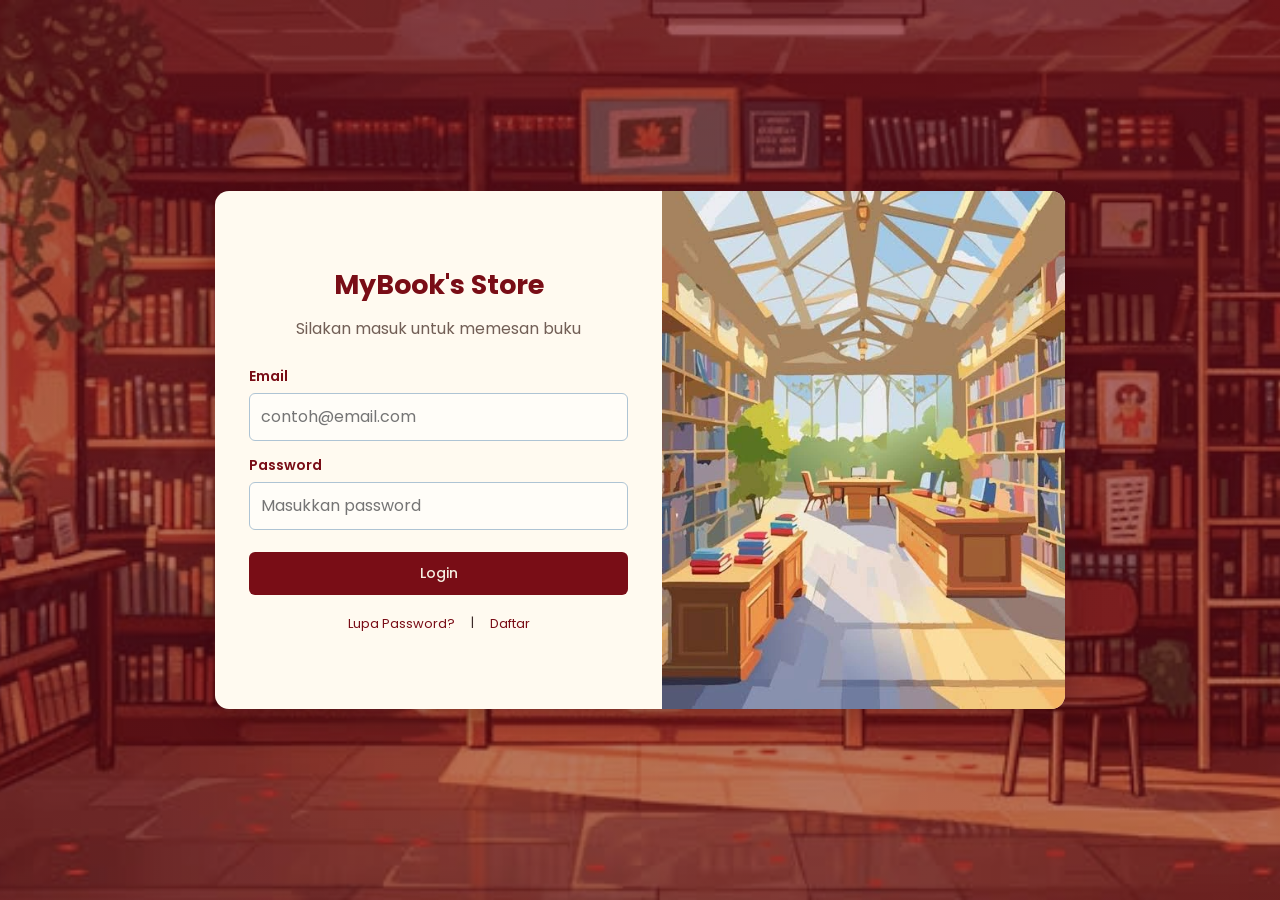
<file: index.html>
<!DOCTYPE html>
<html lang="id">
<head>
    <meta charset="UTF-8">
    <meta name="viewport" content="width=device-width, initial-scale=1.0">
    <title>MyBook's Store</title>
    <link rel="stylesheet" href="css/style.css">
</head>
<body class="halaman-login">
    <!-- Halaman Login -->
    <main class="login-page">
        <section class="login-layout">
            <section class="login-box">
                <h1>MyBook's Store</h1>
                <p class="subjudul">Silakan masuk untuk memesan buku</p>

                <form id="formLogin">
                    <label for="email">Email</label>
                    <input type="email" id="email" placeholder="contoh@email.com" required>

                    <label for="password">Password</label>
                    <input type="password" id="password" placeholder="Masukkan password" required>

                    <button type="submit" class="tombol">Login</button>
                </form>

                <div class="link-login">
                    <button type="button" class="link-button" id="btnLupa">Lupa Password?</button>
                    <span>|</span>
                    <button type="button" class="link-button" id="btnDaftar">Daftar</button>
                </div>
            </section>

            <div class="login-picture">
                <img src="assets/sidepicture-login-form.webp" alt="Ilustrasi buku untuk halaman login">
            </div>
        </section>
    </main>

    <!-- Modal Lupa Password -->
    <div class="modal" id="modalLupa">
        <div class="modal-content">
            <button class="tutup" type="button" data-tutup="modalLupa">&times;</button>
            <h2>Lupa Password</h2>
            <p>Masukkan email yang digunakan saat mendaftar.</p>
            <input type="email" id="emailLupa" placeholder="Email kamu">
            <button class="tombol" type="button" id="kirimLupa">Kirim</button>
        </div>
    </div>

    <!-- Modal Daftar -->
    <div class="modal" id="modalDaftar">
        <div class="modal-content">
            <button class="tutup" type="button" data-tutup="modalDaftar">&times;</button>
            <h2>Daftar Akun</h2>
            <p>Buat akun baru untuk menggunakan toko buku.</p>
            <input type="text" id="namaDaftar" placeholder="Nama lengkap" required>
            <input type="email" id="emailDaftar" placeholder="Email" required>
            <input type="password" id="passwordDaftar" placeholder="Password" required>
            <button class="tombol" type="button" id="kirimDaftar">Daftar</button>
        </div>
    </div>

    <script src="js/data.js"></script>
    <script src="js/script.js"></script>
</body>
</html>
</file>
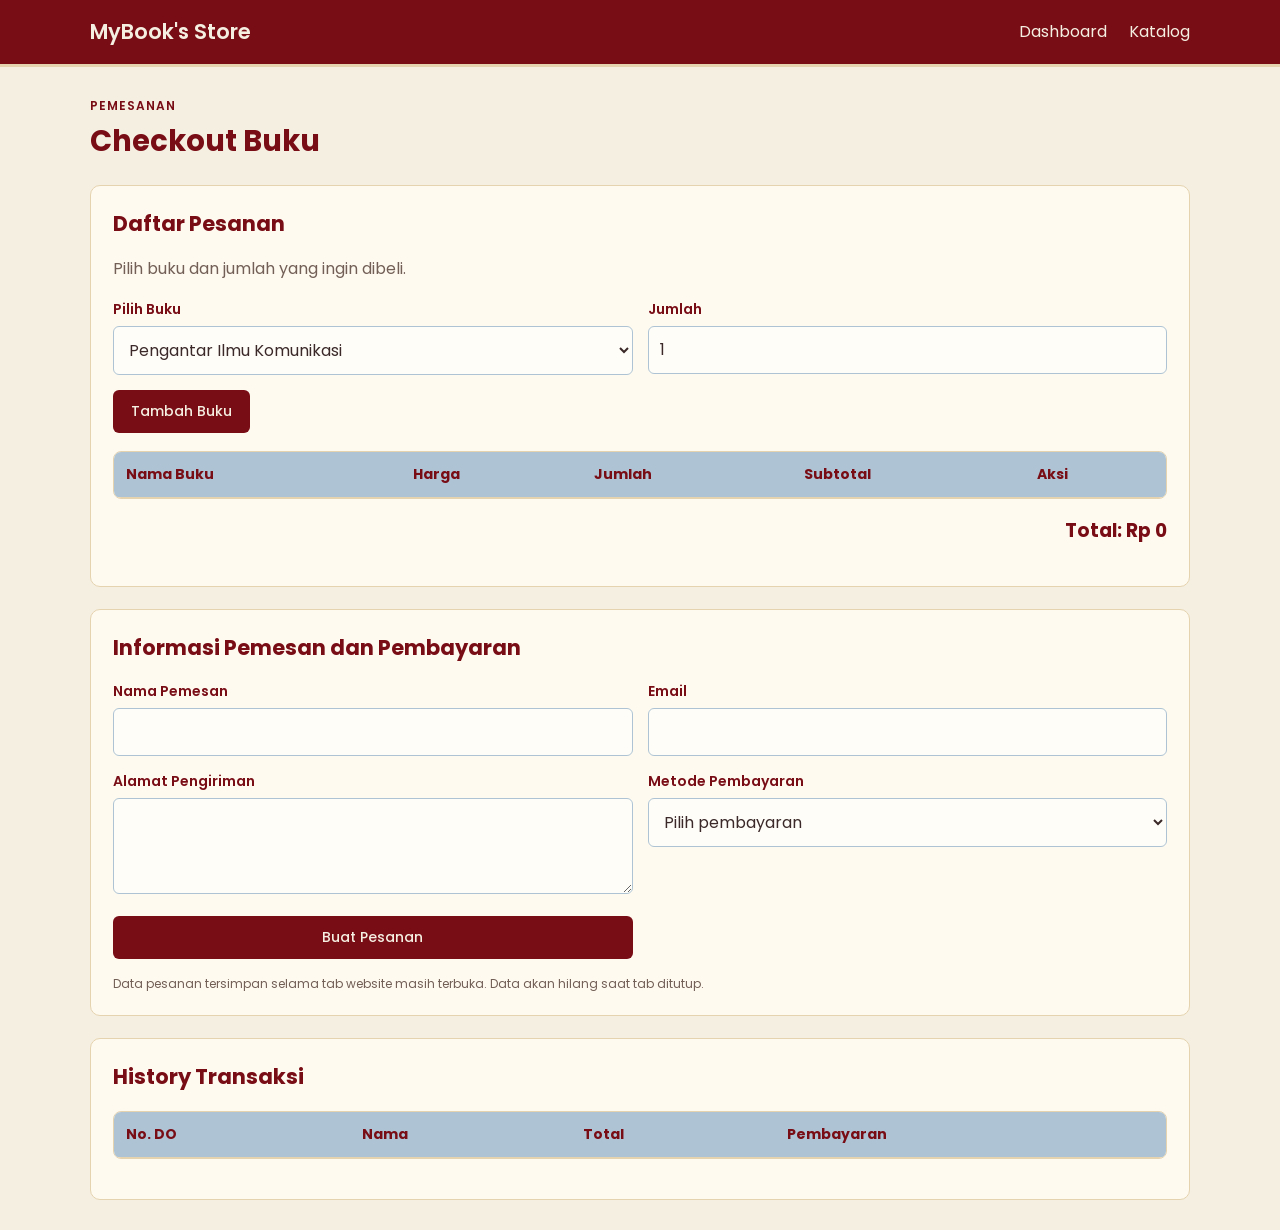
<file: checkout.html>
<!DOCTYPE html>
<html lang="id">
<head>
    <meta charset="UTF-8">
    <meta name="viewport" content="width=device-width, initial-scale=1.0">
    <title>Pemesanan | MyBook's Store</title>
    <link rel="stylesheet" href="css/style.css">
</head>
<body>
    <header class="header">
        <a class="brand" href="dashboard.html">MyBook's Store</a>
        <nav><a href="dashboard.html">Dashboard</a><a href="stok.html">Katalog</a></nav>
    </header>

    <main class="container">
        <p class="label-atas">PEMESANAN</p>
        <h1>Checkout Buku</h1>
        <section class="panel">
            <h2>Daftar Pesanan</h2>
            <p>Pilih buku dan jumlah yang ingin dibeli.</p>
            <div class="form-grid">
                <div>
                    <label for="pilihBuku">Pilih Buku</label>
                    <select id="pilihBuku"></select>
                </div>
                <div>
                    <label for="jumlahBuku">Jumlah</label>
                    <input type="number" id="jumlahBuku" min="1" value="1">
                </div>
                <div class="tombol-sejajar"><button type="button" class="tombol" id="tambahPesanan">Tambah Buku</button></div>
            </div>
            <div class="table-wrap">
                <table>
                    <thead><tr><th>Nama Buku</th><th>Harga</th><th>Jumlah</th><th>Subtotal</th><th>Aksi</th></tr></thead>
                    <tbody id="tabelPesanan"></tbody>
                </table>
            </div>
            <h3 class="total">Total: <span id="totalHarga">Rp 0</span></h3>
        </section>

        <section class="panel">
            <h2>Informasi Pemesan dan Pembayaran</h2>
            <form id="formCheckout" class="form-grid">
                <div><label for="namaPemesan">Nama Pemesan</label><input id="namaPemesan" required></div>
                <div><label for="emailPemesan">Email</label><input id="emailPemesan" type="email" required></div>
                <div><label for="alamatPemesan">Alamat Pengiriman</label><textarea id="alamatPemesan" rows="3" required></textarea></div>
                <div>
                    <label for="metodeBayar">Metode Pembayaran</label>
                    <select id="metodeBayar" required>
                        <option value="">Pilih pembayaran</option>
                        <option>Transfer Bank</option><option>COD</option><option>E-Wallet</option>
                    </select>
                </div>
                <button type="submit" class="tombol">Buat Pesanan</button>
            </form>
            <p class="catatan">Data pesanan tersimpan selama tab website masih terbuka. Data akan hilang saat tab ditutup.</p>
        </section>

        <section class="panel" id="riwayat">
            <h2>History Transaksi</h2>
            <div class="table-wrap">
                <table><thead><tr><th>No. DO</th><th>Nama</th><th>Total</th><th>Pembayaran</th></tr></thead>
                <tbody id="tabelRiwayat"></tbody></table>
            </div>
        </section>
    </main>
    <script src="js/data.js"></script>
    <script src="js/script.js"></script>
</body>
</html>
</file>
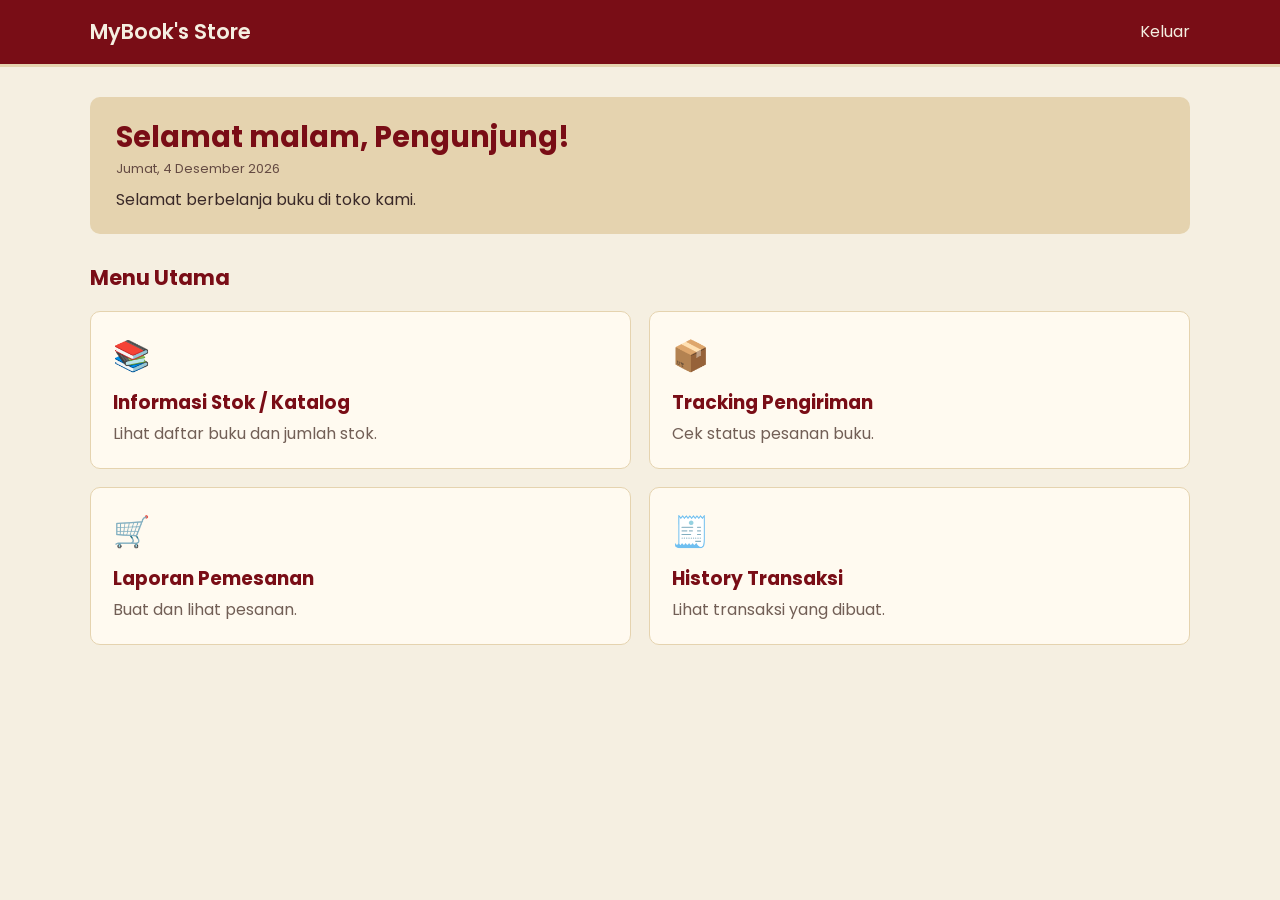
<file: dashboard.html>
<!DOCTYPE html>
<html lang="id">
<head>
    <meta charset="UTF-8">
    <meta name="viewport" content="width=device-width, initial-scale=1.0">
    <title>Dashboard | MyBook's Store</title>
    <link rel="stylesheet" href="css/style.css">
</head>
<body>
    <!-- Navigasi -->
    <header class="header">
        <a class="brand" href="dashboard.html">MyBook's Store</a>
        <a class="keluar" href="index.html" id="btnKeluar">Keluar</a>
    </header>

    <main class="container">
        <section class="sambutan">
            <h1 id="greeting">Selamat datang!</h1>
            <p id="tanggalHariIni" class="tanggal-sambutan"></p>
            <p>Selamat berbelanja buku di toko kami.</p>
        </section>

        <!-- Menu utama -->
        <h2>Menu Utama</h2>
        <section class="menu-grid">
            <a class="menu-card" href="stok.html">
                <span class="menu-icon">📚</span>
                <h3>Informasi Stok / Katalog</h3>
                <p>Lihat daftar buku dan jumlah stok.</p>
            </a>
            <a class="menu-card" href="tracking.html">
                <span class="menu-icon">📦</span>
                <h3>Tracking Pengiriman</h3>
                <p>Cek status pesanan buku.</p>
            </a>
            <a class="menu-card" href="checkout.html">
                <span class="menu-icon">🛒</span>
                <h3>Laporan Pemesanan</h3>
                <p>Buat dan lihat pesanan.</p>
            </a>
            <a class="menu-card" href="checkout.html#riwayat">
                <span class="menu-icon">🧾</span>
                <h3>History Transaksi</h3>
                <p>Lihat transaksi yang dibuat.</p>
            </a>
        </section>
    </main>

    <script src="js/data.js"></script>
    <script src="js/script.js"></script>
</body>
</html>
</file>
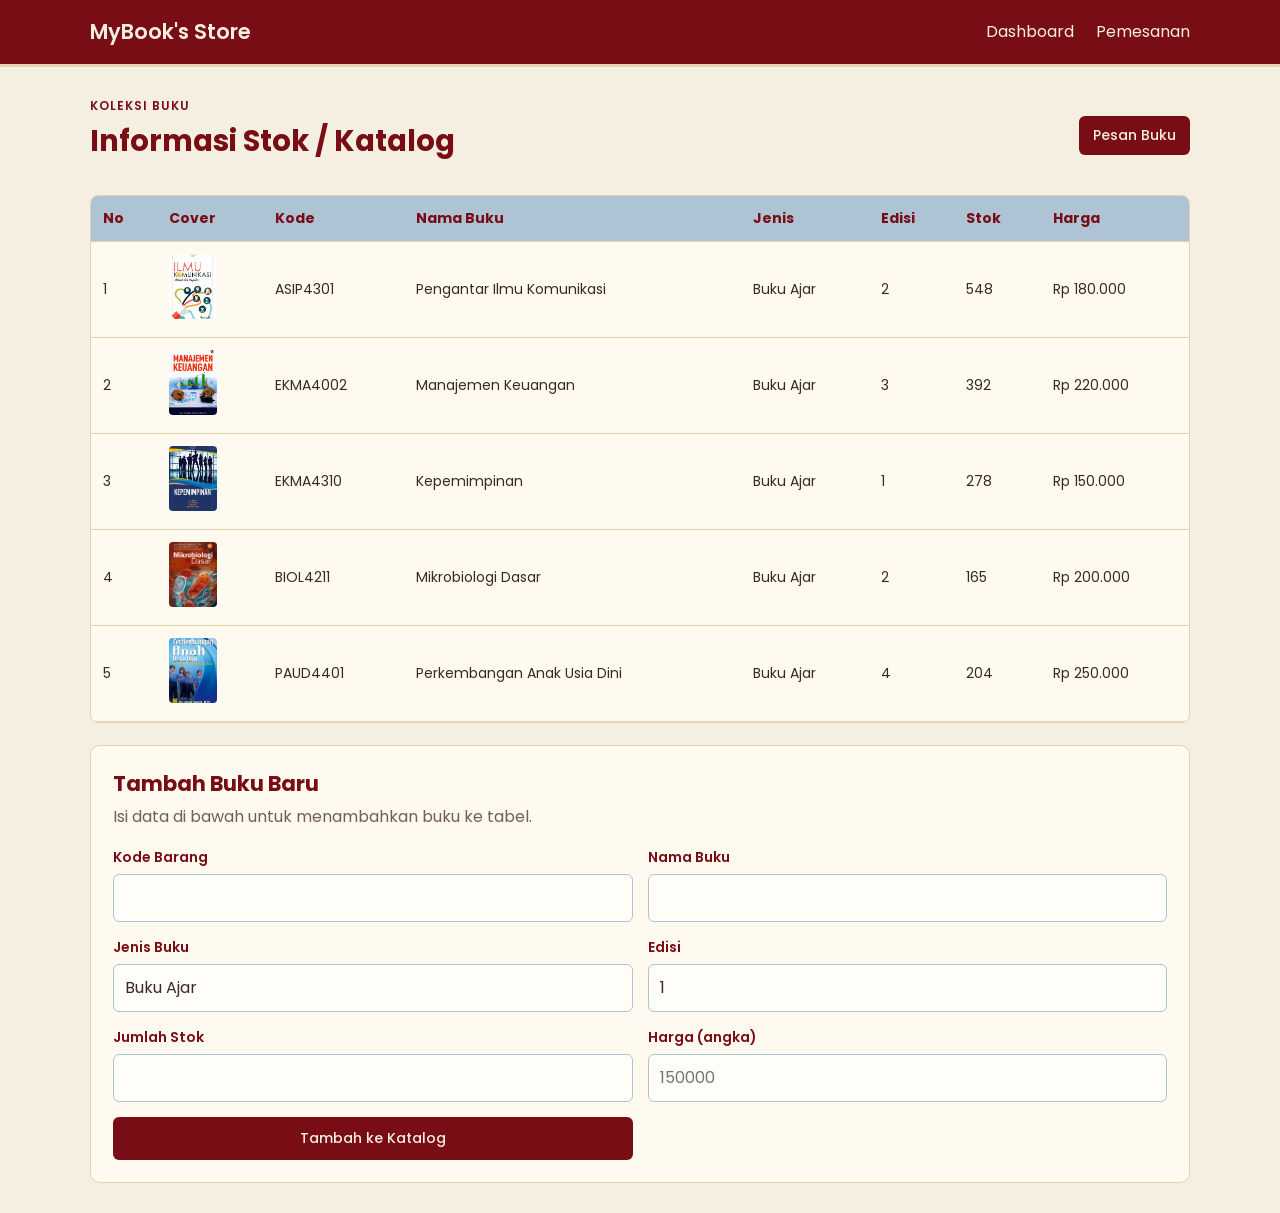
<file: stok.html>
<!DOCTYPE html>
<html lang="id">
<head>
    <meta charset="UTF-8">
    <meta name="viewport" content="width=device-width, initial-scale=1.0">
    <title>Katalog Buku | MyBook's Store</title>
    <link rel="stylesheet" href="css/style.css">
</head>
<body>
    <header class="header">
        <a class="brand" href="dashboard.html">MyBook's Store</a>
        <nav><a href="dashboard.html">Dashboard</a><a href="checkout.html">Pemesanan</a></nav>
    </header>

    <main class="container">
        <div class="judul-halaman">
            <div><p class="label-atas">KOLEKSI BUKU</p><h1>Informasi Stok / Katalog</h1></div>
            <a class="tombol tombol-kecil" href="checkout.html">Pesan Buku</a>
        </div>

        <div class="table-wrap">
            <table>
                <thead>
                    <tr>
                        <th>No</th><th>Cover</th><th>Kode</th><th>Nama Buku</th>
                        <th>Jenis</th><th>Edisi</th><th>Stok</th><th>Harga</th>
                    </tr>
                </thead>
                <tbody id="tabelKatalog"></tbody>
            </table>
        </div>

        <section class="panel form-panel">
            <h2>Tambah Buku Baru</h2>
            <p>Isi data di bawah untuk menambahkan buku ke tabel.</p>
            <form id="formTambahBuku" class="form-grid">
                <div><label for="kodeBaru">Kode Barang</label><input id="kodeBaru" required></div>
                <div><label for="namaBaru">Nama Buku</label><input id="namaBaru" required></div>
                <div><label for="jenisBaru">Jenis Buku</label><input id="jenisBaru" value="Buku Ajar" required></div>
                <div><label for="edisiBaru">Edisi</label><input id="edisiBaru" type="number" min="1" value="1" required></div>
                <div><label for="stokBaru">Jumlah Stok</label><input id="stokBaru" type="number" min="0" required></div>
                <div><label for="hargaBaru">Harga (angka)</label><input id="hargaBaru" type="number" min="0" placeholder="150000" required></div>
                <button type="submit" class="tombol">Tambah ke Katalog</button>
            </form>
        </section>
    </main>
    <script src="js/data.js"></script>
    <script src="js/script.js"></script>
</body>
</html>
</file>
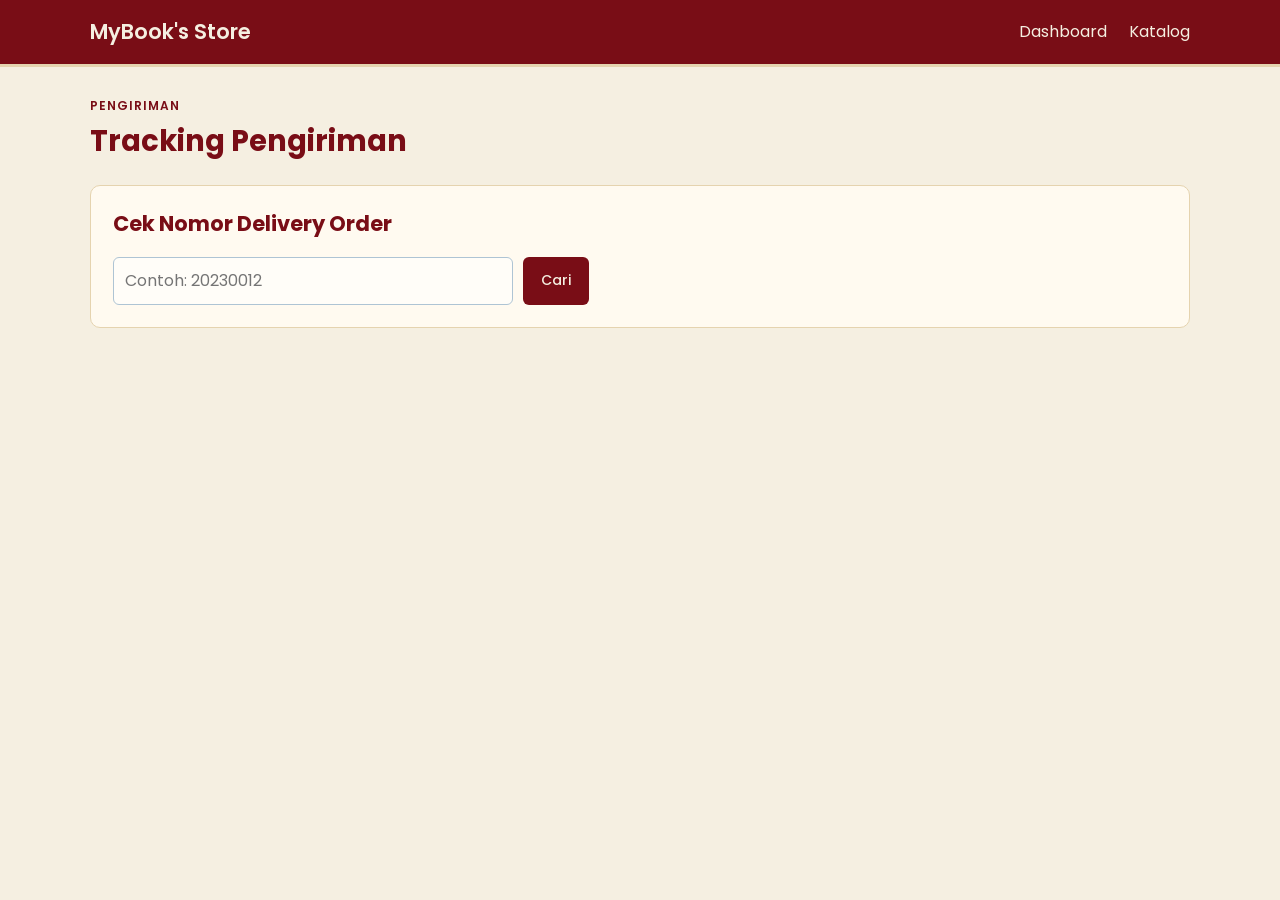
<file: tracking.html>
<!DOCTYPE html>
<html lang="id">
<head>
    <meta charset="UTF-8">
    <meta name="viewport" content="width=device-width, initial-scale=1.0">
    <title>Tracking | MyBook's Store</title>
    <link rel="stylesheet" href="css/style.css">
</head>
<body>
    <header class="header">
        <a class="brand" href="dashboard.html">MyBook's Store</a>
        <nav><a href="dashboard.html">Dashboard</a><a href="stok.html">Katalog</a></nav>
    </header>

    <main class="container">
        <p class="label-atas">PENGIRIMAN</p>
        <h1>Tracking Pengiriman</h1>
        <section class="panel">
            <h2>Cek Nomor Delivery Order</h2>
            <form id="formTracking" class="form-cari">
                <input type="text" id="nomorDO" placeholder="Contoh: 20230012" required>
                <button type="submit" class="tombol">Cari</button>
            </form>
        </section>

        <section class="panel hasil-tracking" id="hasilTracking" hidden></section>
    </main>
    <script src="js/data.js"></script>
    <script src="js/script.js"></script>
</body>
</html>
</file>
<file: css/style.css>
@import url('https://fonts.googleapis.com/css2?family=Poppins:wght@300;400;500;600;700&display=swap');

/* Color Pallete */
:root {
    --maroon: #790D16;
    --beige: #E5D3AF;
    --cream: #F5EFE1;
    --blue: #AEC4D4;
}

* {
    box-sizing: border-box;
}

body {
    margin: 0;
    font-family: "Poppins", sans-serif;
    background: var(--cream);
    color: #3a2928;
    line-height: 1.5;
}

a {
    color: inherit;
    text-decoration: none;
}

/* navigasi */
.header {
    background: var(--maroon);
    color: var(--cream);
    padding: 16px 7%;
    display: flex;
    justify-content: space-between;
    align-items: center;
    border-bottom: 3px solid var(--beige);
}

.brand {
    font-size: 21px;
    font-weight: 600;
    color: var(--cream);
}

.header nav {
    display: flex;
    gap: 22px;
}

.header nav a, .keluar {
    color: var(--cream);
}

.header nav a:hover, .keluar:hover {
    color: var(--beige);
}

.container {
    width: 86%;
    max-width: 1100px;
    margin: 30px auto;
}

h1, h2, h3, p {
    margin-top: 0;
}

h1 {
    font-size: 29px;
    margin-bottom: 12px;
    color: var(--maroon);
}

h2 {
    font-size: 21px;
    color: var(--maroon);
}

/* Sambutan dashboard */
.sambutan {
    background: var(--beige);
    padding: 22px 26px;
    border-radius: 10px;
    margin-bottom: 28px;
}

.sambutan h1 {
    margin-bottom: 0;
    line-height: 1.3;
}

.sambutan .tanggal-sambutan {
    margin: 3px 0 9px;
    color: #654b43;
    font-size: 13px;
}

.sambutan p:last-child {
    margin-bottom: 0;
}

.menu-grid {
    display: grid;
    grid-template-columns: repeat(2, 1fr);
    gap: 18px;
}

.menu-card, .panel, .login-box {
    background: #fffaf0;
    border: 1px solid var(--beige);
    border-radius: 10px;
    padding: 22px;
}

.menu-card:hover {
    border-color: var(--maroon);
    transform: translateY(-2px);
}

.menu-icon {
    font-size: 30px;
}

.menu-card h3 {
    margin: 10px 0 5px;
    color: var(--maroon);
}

.menu-card p, .panel p {
    color: #725f56;
    margin-bottom: 0;
}

.label-atas {
    color: var(--maroon);
    font-size: 12px;
    font-weight: 600;
    letter-spacing: 1px;
    margin-bottom: 5px;
}

.judul-halaman {
    display: flex;
    justify-content: space-between;
    align-items: center;
    margin-bottom: 20px;
}

.table-wrap {
    overflow-x: auto;
    background: #fffaf0;
    border: 1px solid var(--beige);
    border-radius: 8px;
    margin: 18px 0;
}

table {
    width: 100%;
    border-collapse: collapse;
    min-width: 650px;
}

th, td {
    padding: 12px;
    text-align: left;
    border-bottom: 1px solid var(--beige);
    font-size: 14px;
}

th {
    background: var(--blue);
    color: var(--maroon);
}

.cover-buku {
    width: 48px;
    height: 65px;
    object-fit: cover;
    border-radius: 4px;
}

.panel {
    margin-top: 22px;
}

.form-panel h2 {
    margin-bottom: 5px;
}

.form-grid {
    display: grid;
    grid-template-columns: repeat(2, 1fr);
    gap: 15px;
    margin-top: 18px;
}

label {
    display: block;
    font-size: 14px;
    font-weight: 600;
    margin-bottom: 6px;
    color: var(--maroon);
}

input, select, textarea {
    width: 100%;
    padding: 11px;
    border: 1px solid var(--blue);
    border-radius: 6px;
    font: inherit;
    background: #fffdf8;
    color: #3a2928;
}

input:focus, select:focus, textarea:focus {
    outline: 2px solid var(--beige);
    border-color: var(--maroon);
}

.tombol {
    border: 0;
    background: var(--maroon);
    color: var(--cream);
    padding: 11px 18px;
    border-radius: 6px;
    cursor: pointer;
    font-family: inherit;
    font-size: 14px;
    font-weight: 500;
}

.tombol:hover {
    background: #5e0911;
}

.tombol-kecil {
    padding: 9px 14px;
}

.tombol-sejajar {
    display: flex;
    align-items: end;
}

.total {
    text-align: right;
    color: var(--maroon);
    margin-top: 15px;
}

.form-cari {
    display: flex;
    gap: 10px;
    margin-top: 15px;
}

.form-cari input {
    max-width: 400px;
}

.status {
    display: inline-block;
    padding: 5px 12px;
    border-radius: 20px;
    background: var(--beige);
    color: var(--maroon);
    font-size: 13px;
}

.progress {
    height: 10px;
    background: var(--blue);
    border-radius: 10px;
    overflow: hidden;
    margin: 15px 0 22px;
}

.progress div {
    height: 100%;
    background: var(--maroon);
    width: 70%;
}

.detail-list {
    padding-left: 20px;
}

.detail-list li {
    margin-bottom: 12px;
}

.catatan {
    font-size: 12px;
    color: #725f56;
    margin-top: 16px;
}

.link-button {
    background: none;
    border: 0;
    color: var(--maroon);
    cursor: pointer;
    font: inherit;
}

.link-button:hover {
    text-decoration: underline;
}

/* Tampilan halaman login */
.login-page {
    min-height: 100vh;
    display: flex;
    justify-content: center;
    align-items: center;
    padding: 30px;
    background-image: linear-gradient(#790d16aa, #790d1680), url("../assets/bg-login.webp");
    background-position: center;
    background-size: cover;
    background-repeat: no-repeat;
}

.login-layout {
    width: 100%;
    max-width: 850px;
    min-height: 500px;
    display: grid;
    grid-template-columns: 1fr 0.9fr;
    overflow: hidden;
    border-radius: 14px;
    background: #fffaf0;
    box-shadow: 0 12px 35px #30070b55;
}

.login-box {
    width: 100%;
    padding: 38px 34px;
    border: 0;
    border-radius: 0;
    box-shadow: none;
    align-self: center;
}

.login-box h1 {
    text-align: center;
    color: var(--maroon);
    font-size: 27px;
}

.subjudul {
    text-align: center;
    color: #725f56;
    margin-bottom: 25px;
}

#formLogin label {
    margin-top: 14px;
}

#formLogin .tombol {
    width: 100%;
    margin-top: 22px;
}

.link-login {
    display: flex;
    justify-content: center;
    gap: 10px;
    margin-top: 18px;
    font-size: 13px;
}

.login-box .catatan {
    text-align: center;
}

.login-picture {
    min-height: 500px;
    background: var(--blue);
}

.login-picture img {
    display: block;
    width: 100%;
    height: 100%;
    min-height: 500px;
    object-fit: cover;
}

/* Modal daftar dan lupa password */
.modal {
    display: none;
    position: fixed;
    z-index: 10;
    inset: 0;
    background: #260609aa;
    justify-content: center;
    align-items: center;
    padding: 20px;
}

.modal-content {
    background: var(--cream);
    width: 100%;
    max-width: 390px;
    border: 1px solid var(--beige);
    border-radius: 10px;
    padding: 25px;
    position: relative;
}

.modal-content input {
    margin: 7px 0;
}

.modal-content .tombol {
    width: 100%;
    margin-top: 10px;
}

.tutup {
    position: absolute;
    top: 8px;
    right: 13px;
    border: 0;
    background: none;
    color: var(--maroon);
    font-size: 25px;
    cursor: pointer;
}

@media (max-width: 700px) {
    .login-layout {
        max-width: 430px;
        grid-template-columns: 1fr;
    }

    .login-picture {
        display: none;
    }
}

@media (max-width: 650px) {
    .container {
        width: 92%;
        margin: 22px auto;
    }

    .header {
        padding: 14px 4%;
    }

    .header nav {
        gap: 10px;
        font-size: 13px;
    }

    .menu-grid, .form-grid {
        grid-template-columns: 1fr;
    }

    .judul-halaman {
        align-items: flex-start;
        gap: 12px;
        flex-direction: column;
    }

    .form-cari {
        flex-direction: column;
    }

    .form-cari input {
        max-width: none;
    }
}
</file>
